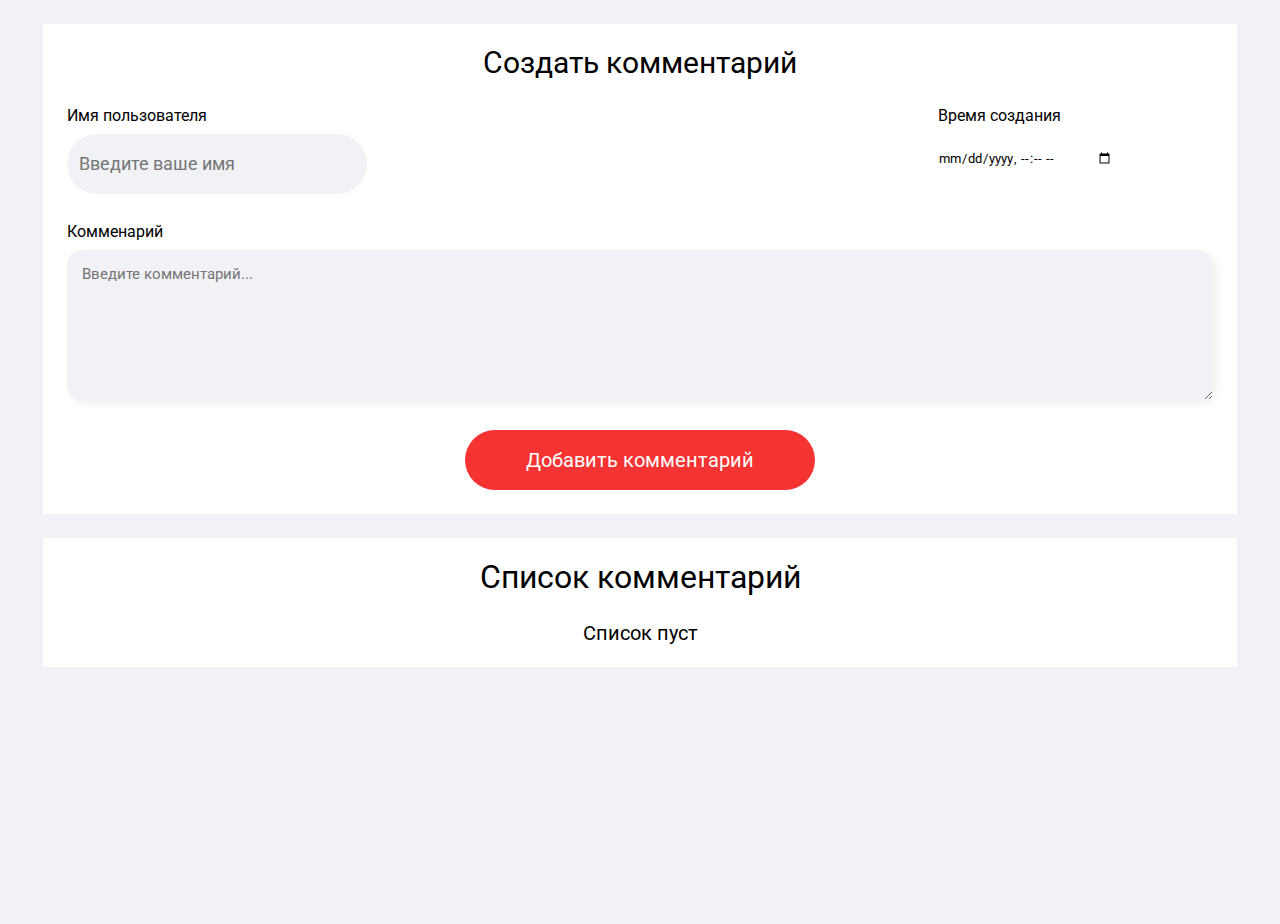
<file: comment/index.html>
<!DOCTYPE html>
<html lang="en">
<head>
    <meta charset="UTF-8">
    <meta http-equiv="X-UA-Compatible" content="IE=edge">
    <meta name="viewport" content="width=device-width, initial-scale=1.0">
    <link rel="stylesheet" href="css/style.css">
    <title>Add comments</title>
</head>
<body>
    <div class="container">
        <form class="form">
            <div class="title">
                <h2>Создать комментарий</h2>
            </div>
            <div class="name_date">
                <div class="name">
                    <label for="author">Имя пользователя</label>
                    <input class="name_input" type="text" placeholder="Введите ваше имя" value="" required>
                </div>
                <div class="date">
                    <label for="time">Время создания</label>
                    <input class="date_input" type="datetime-local" value="">
                </div>
            </div>
            
            <div class="main">
                <label for="comment">Комменарий</label>
                <textarea class="main_input" type="text" placeholder="Введите комментарий..." value="" required></textarea>
            </div>
            
            <div class="btn_div">
                <button id="submit" type="submit">Добавить комментарий</button>
            </div>
        </form>
        <div class="comments_container">
            <h1>Список комментарий</h1>
            <div class="comments">
                <h3>Список пуст</h3>
            </div>
        </div>
    </div>

    <script src="js/script.js"></script>
</body>
</html>
</file>
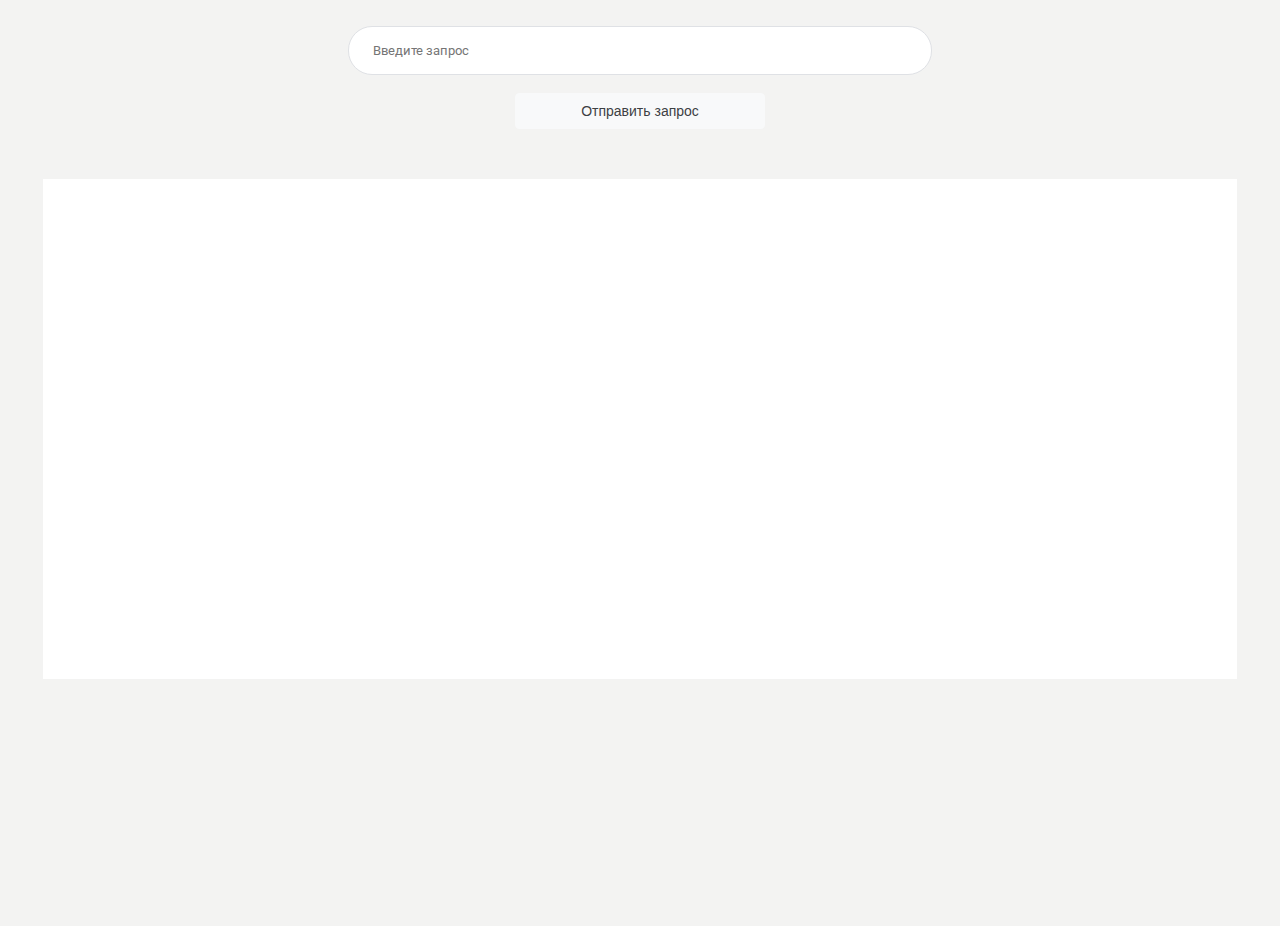
<file: repo/index.html>
<!DOCTYPE html>
<html lang="en">
<head>
    <meta charset="UTF-8">
    <meta http-equiv="X-UA-Compatible" content="IE=edge">
    <meta name="viewport" content="width=device-width, initial-scale=1.0">
    <link rel="stylesheet" href="css/style.css">
    <title>Search repositories</title>
</head>
<body>
    <div class="container">
        <form>
            <input class="search_input" type="text" value="" placeholder="Введите запрос" required>
            <button class="search" type="submit">Отправить запрос</button>
        </form>
        <div class="repositories"></div>
    </div>

    <script src="js/script.js"></script>
</body>
</html>
</file>
<file: comment/css/style.css>
@import url("https://fonts.googleapis.com/css2?family=Roboto:wght@400;500;700&display=swap");
* {
  padding: 0;
  margin: 0;
  border: 0;
}

*, *:before, *:after {
  -webkit-box-sizing: border-box;
  box-sizing: border-box;
}

:focus, :active {
  outline: none;
}

a:focus, a:active {
  outline: none;
}

nav, footer, header, aside {
  display: block;
}

html, body {
  height: 100%;
  width: 100%;
  font-size: 100%;
  line-height: 1;
  font-size: 14px;
  -ms-text-size-adjust: 100%;
  -moz-text-size-adjust: 100%;
  -webkit-text-size-adjust: 100%;
}

input, button, textarea {
  font-family: inherit;
}

input::-ms-clear {
  display: none;
}

button {
  cursor: pointer;
}

button::-moz-focus-inner {
  padding: 0;
  border: 0;
}

a, a:visited {
  text-decoration: none;
}

a:hover {
  text-decoration: none;
}

ul li {
  list-style: none;
}

img {
  vertical-align: top;
}

h1, h2, h3, h4, h5, h6 {
  font-size: inherit;
  font-weight: 400;
}

html,
body {
  height: 100%;
  font-family: "Roboto", sans-serif;
  background: #F0F2F5;
}

.container {
  width: 1194px;
  margin: 1.5% auto;
}

.form {
  display: -webkit-box;
  display: -ms-flexbox;
  display: flex;
  -webkit-box-orient: vertical;
  -webkit-box-direction: normal;
      -ms-flex-direction: column;
          flex-direction: column;
  background: #fff;
  margin: 2% 0;
  padding: 2%;
  gap: 30px;
}
.form .title {
  text-align: center;
  font-size: 30px;
}
.form label {
  display: -webkit-box;
  display: -ms-flexbox;
  display: flex;
  -webkit-box-orient: horizontal;
  -webkit-box-direction: normal;
      -ms-flex-direction: row;
          flex-direction: row;
  gap: 50px;
  font-size: 16px;
}
.form label span {
  color: red;
}
.form .name_date {
  display: -webkit-box;
  display: -ms-flexbox;
  display: flex;
  -webkit-box-orient: horizontal;
  -webkit-box-direction: normal;
      -ms-flex-direction: row;
          flex-direction: row;
  -webkit-box-pack: justify;
      -ms-flex-pack: justify;
          justify-content: space-between;
  gap: 20px;
}
.form .name_date .date {
  margin-right: 100px;
}
.form .name_date .date input {
  height: 50px;
}
.form .main, .form .name, .form .date {
  display: -webkit-box;
  display: -ms-flexbox;
  display: flex;
  -webkit-box-orient: vertical;
  -webkit-box-direction: normal;
      -ms-flex-direction: column;
          flex-direction: column;
  gap: 10px;
}
.form .name input {
  width: 300px;
  height: 60px;
  border-radius: 40px;
  background-color: #F0F2F5;
  padding: 4%;
  font-size: 18px;
}
.form .main .main_input {
  min-width: 100%;
  background-color: #F0F2F5;
  font-size: 15px;
  resize: vertical;
  padding: 15px;
  border-radius: 15px;
  border: 0;
  -webkit-box-shadow: 4px 4px 10px rgba(0, 0, 0, 0.06);
          box-shadow: 4px 4px 10px rgba(0, 0, 0, 0.06);
  min-height: 150px;
}
.form .btn_div {
  display: -webkit-box;
  display: -ms-flexbox;
  display: flex;
  -webkit-box-orient: vertical;
  -webkit-box-direction: normal;
      -ms-flex-direction: column;
          flex-direction: column;
  -webkit-box-align: center;
      -ms-flex-align: center;
          align-items: center;
}
.form .btn_div button {
  width: 350px;
  height: 60px;
  font-size: 20px;
  background-color: rgb(245, 51, 51);
  color: white;
  border-radius: 40px;
}

.comments_container {
  display: -webkit-box;
  display: -ms-flexbox;
  display: flex;
  -webkit-box-orient: vertical;
  -webkit-box-direction: normal;
      -ms-flex-direction: column;
          flex-direction: column;
  margin: 1% auto;
  gap: 30px;
  padding: 2%;
  background: #fff;
}
.comments_container h1 {
  font-size: 32px;
  text-align: center;
}
.comments_container .comments {
  display: -webkit-box;
  display: -ms-flexbox;
  display: flex;
  -webkit-box-orient: vertical;
  -webkit-box-direction: normal;
      -ms-flex-direction: column;
          flex-direction: column;
  gap: 20px;
}
.comments_container .comments h3 {
  font-size: 20px;
  text-align: center;
}
.comments_container .comment {
  display: -webkit-box;
  display: -ms-flexbox;
  display: flex;
  -webkit-box-orient: vertical;
  -webkit-box-direction: normal;
      -ms-flex-direction: column;
          flex-direction: column;
  gap: 20px;
  border: 1px solid black;
  border-radius: 20px;
  padding: 2%;
}
.comments_container .comment .comment_info {
  display: -ms-grid;
  display: grid;
  -ms-grid-columns: 9fr 1fr;
  grid-template-columns: 9fr 1fr;
  -webkit-box-align: center;
      -ms-flex-align: center;
          align-items: center;
  border-bottom: 1px solid dimgray;
}
.comments_container .comment .comment_info .comment_btns {
  display: -webkit-box;
  display: -ms-flexbox;
  display: flex;
  -webkit-box-orient: horizontal;
  -webkit-box-direction: normal;
      -ms-flex-direction: row;
          flex-direction: row;
  gap: 20px;
  padding-bottom: 3%;
}
.comments_container .comment .comment_info .comment_btns button {
  background: #fff;
}
.comments_container .comment .comment_info .comment_btns button img {
  width: 30px;
  height: 30px;
}
.comments_container .comment .comment_info .comment_title {
  display: -webkit-box;
  display: -ms-flexbox;
  display: flex;
  -webkit-box-orient: horizontal;
  -webkit-box-direction: normal;
      -ms-flex-direction: row;
          flex-direction: row;
  -webkit-box-pack: justify;
      -ms-flex-pack: justify;
          justify-content: space-between;
}
.comments_container .comment .comment_info .comment_title h2 {
  font-size: 20px;
}
.comments_container .comment .comment_info .comment_title span {
  font-size: 13px;
  margin-right: 100px;
  color: gray;
}
.comments_container .comment p {
  font-size: 14px;
}
</file>
<file: repo/css/style.css>
@import url("https://fonts.googleapis.com/css2?family=Roboto:wght@400;500;700&display=swap");
* {
  padding: 0;
  margin: 0;
  border: 0;
}

*, *:before, *:after {
  -webkit-box-sizing: border-box;
  box-sizing: border-box;
}

:focus, :active {
  outline: none;
}

a:focus, a:active {
  outline: none;
}

nav, footer, header, aside {
  display: block;
}

html, body {
  height: 100%;
  width: 100%;
  font-size: 100%;
  line-height: 1;
  font-size: 14px;
  -ms-text-size-adjust: 100%;
  -moz-text-size-adjust: 100%;
  -webkit-text-size-adjust: 100%;
}

input, button, textarea {
  font-family: inherit;
}

input::-ms-clear {
  display: none;
}

button {
  cursor: pointer;
}

button::-moz-focus-inner {
  padding: 0;
  border: 0;
}

a, a:visited {
  text-decoration: none;
}

a:hover {
  text-decoration: none;
}

ul li {
  list-style: none;
}

img {
  vertical-align: top;
}

h1, h2, h3, h4, h5, h6 {
  font-size: inherit;
  font-weight: 400;
}

html,
body {
  height: 100%;
  font-family: "Roboto", sans-serif;
  background-color: #f3f3f2;
}

.container {
  width: 1194px;
  margin: 2% auto;
}
.container form {
  display: -webkit-box;
  display: -ms-flexbox;
  display: flex;
  -webkit-box-orient: vertical;
  -webkit-box-direction: normal;
      -ms-flex-direction: column;
          flex-direction: column;
  -webkit-box-align: center;
      -ms-flex-align: center;
          align-items: center;
  gap: 18px;
  margin-bottom: 50px;
}
.container form .search_input {
  height: 44px;
  background: #fff;
  border: 1px solid #dfe1e5;
  -webkit-box-shadow: none;
          box-shadow: none;
  border-radius: 24px;
  margin: 0 auto;
  width: 638px;
  width: auto;
  width: 584px;
  padding: 2%;
}
.container form .search {
  background-color: #f8f9fa;
  border: 1px solid #f8f9fa;
  border-radius: 4px;
  color: #3c4043;
  font-family: arial, sans-serif;
  font-size: 14px;
  line-height: 27px;
  height: 36px;
  width: 250px;
  text-align: center;
  cursor: pointer;
  -webkit-user-select: none;
     -moz-user-select: none;
      -ms-user-select: none;
          user-select: none;
}

.repositories {
  display: -webkit-box;
  display: -ms-flexbox;
  display: flex;
  -webkit-box-orient: vertical;
  -webkit-box-direction: normal;
      -ms-flex-direction: column;
          flex-direction: column;
  -webkit-box-align: center;
      -ms-flex-align: center;
          align-items: center;
  -webkit-box-pack: center;
      -ms-flex-pack: center;
          justify-content: center;
  background-color: #fff;
  min-height: 500px;
  gap: 20px;
  padding: 2%;
}
.repositories .repository {
  display: -webkit-box;
  display: -ms-flexbox;
  display: flex;
  -webkit-box-orient: horizontal;
  -webkit-box-direction: normal;
      -ms-flex-direction: row;
          flex-direction: row;
  width: 100%;
  padding: 1% 2%;
  gap: 100px;
  -webkit-box-align: center;
      -ms-flex-align: center;
          align-items: center;
  border: 1px solid black;
  border-radius: 40px;
}
.repositories .repository .img__repository img {
  width: 100px;
  height: 100px;
  border-radius: 50%;
}
.repositories .repository .text__repository {
  display: -webkit-box;
  display: -ms-flexbox;
  display: flex;
  -webkit-box-orient: vertical;
  -webkit-box-direction: normal;
      -ms-flex-direction: column;
          flex-direction: column;
  gap: 20px;
}
.repositories .repository .text__repository a {
  font-size: 20px;
  color: violet;
}
.repositories .repository .text__repository h2 {
  font-size: 16px;
}
.repositories .error p {
  color: red;
  font-size: 36px;
}
</file>
